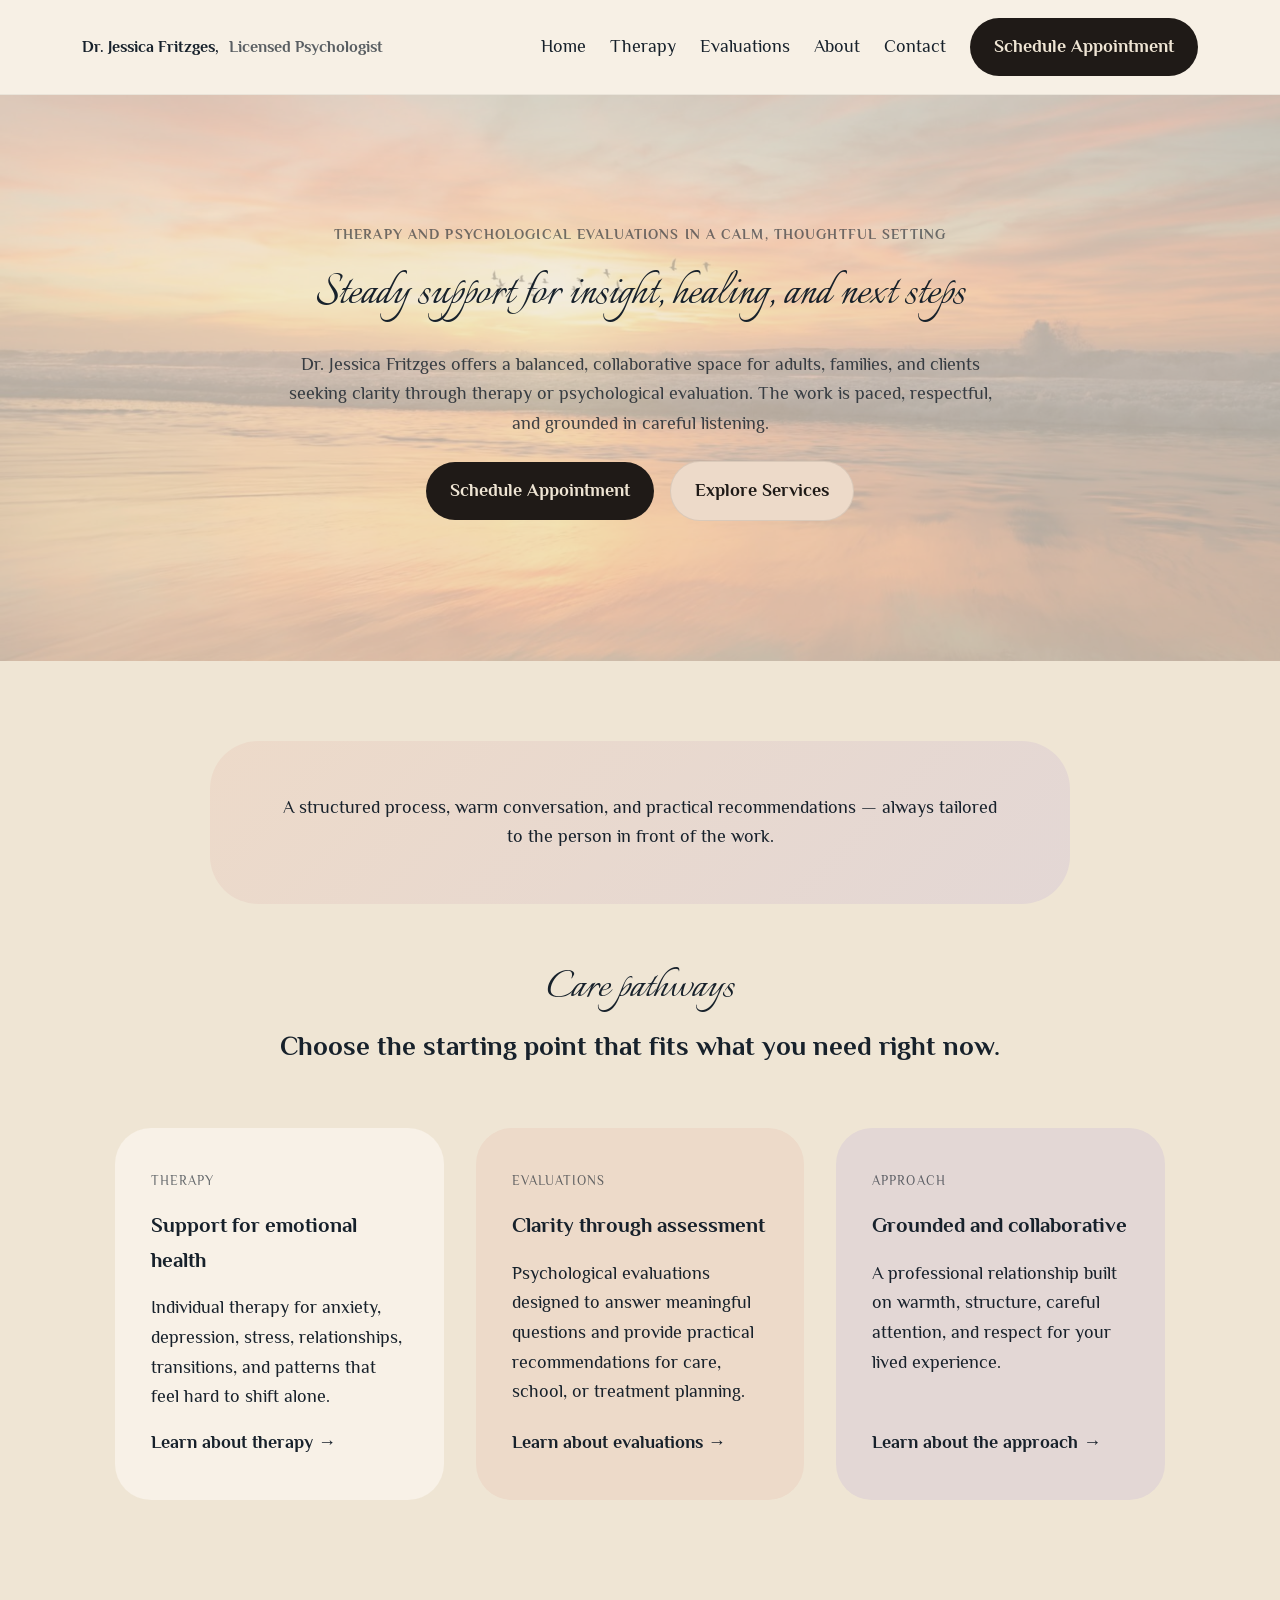
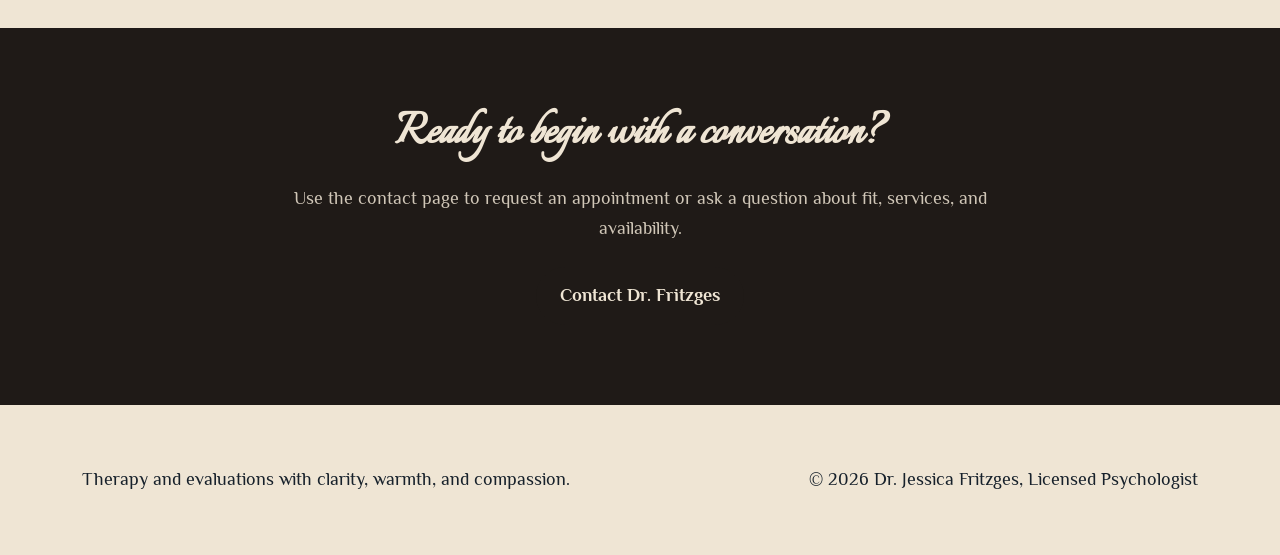
<file: index.html>
<!DOCTYPE html>
<html lang="en">
<head>
    <meta charset="UTF-8">
    <meta name="viewport" content="width=device-width, initial-scale=1.0">
    <title>Dr. Jessica Fritzges | Licensed Psychologist</title>
    <link rel="stylesheet" href="./style.css">
</head>

<body>

    <!-- Navigation -->
    <nav class="navbar">
        <div class="nav-container">

            <a href="./index.html" class="nav-logo">
                Dr. Jessica Fritzges,
                <span class="title-sub">Licensed Psychologist</span>
            </a>

            <div class="nav-links">
                <a href="./index.html" class="nav-item active">Home</a>
                <a href="./therapy.html" class="nav-item">Therapy</a>
                <a href="./evaluations.html" class="nav-item">Evaluations</a>
                <a href="./about.html" class="nav-item">About</a>
                <a href="./contact.html" class="nav-item">Contact</a>

                <a href="https://www.therapyportal.com/p/drfritzges/"
                   class="btn-primary"
                   target="_blank"
                   rel="noopener">
                    Schedule Appointment
                </a>
            </div>

        </div>
    </nav>

    <main>

        <!-- Hero -->
        <header class="hero-section">

            <div class="container hero-content">

                <h1>
                    Therapy and Psychological Evaluations in a Calm, Thoughtful Setting
                </h1>

                <p class="hero-subtitle signature-subheading">
                    Steady support for insight, healing, and next steps
                </p>

                <p class="hero-description">
                    Dr. Jessica Fritzges offers a balanced, collaborative space for adults,
                    families, and clients seeking clarity through therapy or psychological evaluation.
                    The work is paced, respectful, and grounded in careful listening.
                </p>

                <div class="hero-actions">

                    <a href="https://www.therapyportal.com/p/drfritzges/"
                       class="nav-btn"
                       target="_blank"
                       rel="noopener">
                        Schedule Appointment
                    </a>

                    <a href="#services" class="btn-secondary">
                        Explore Services
                    </a>

                </div>

            </div>

        </header>

        <!-- Philosophy -->
        <section class="philosophy-section">

            <div class="container">

                <blockquote class="philosophy-text">
                    A structured process, warm conversation, and practical recommendations —
                    always tailored to the person in front of the work.
                </blockquote>

            </div>

        </section>

        <!-- Services -->
        <section id="services" class="services-section">

            <div class="container">

                <div class="section-intro">

                    <span class="section-tag signature-subheading">
                        Care pathways
                    </span>

                    <h2>
                        Choose the starting point that fits what you need right now.
                    </h2>

                </div>

                <div class="services-grid">

                    <div class="service-card therapy-card">
                        <span class="card-label">Therapy</span>

                        <h3>Support for emotional health</h3>

                        <p>
                            Individual therapy for anxiety, depression, stress,
                            relationships, transitions, and patterns that feel
                            hard to shift alone.
                        </p>

                        <a href="./therapy.html" class="card-link">
                            Learn about therapy →
                        </a>
                    </div>

                    <div class="service-card evaluation-card">
                        <span class="card-label">Evaluations</span>

                        <h3>Clarity through assessment</h3>

                        <p>
                            Psychological evaluations designed to answer meaningful
                            questions and provide practical recommendations for care,
                            school, or treatment planning.
                        </p>

                        <a href="./evaluations.html" class="card-link">
                            Learn about evaluations →
                        </a>
                    </div>

                    <div class="service-card approach-card">
                        <span class="card-label">Approach</span>

                        <h3>Grounded and collaborative</h3>

                        <p>
                            A professional relationship built on warmth,
                            structure, careful attention, and respect for
                            your lived experience.
                        </p>

                        <a href="./about.html" class="card-link">
                            Learn about the approach →
                        </a>
                    </div>

                </div>

            </div>

        </section>

        <!-- CTA -->
        <section class="cta-section">

            <div class="container cta-content">

                <h2 class="signature-subheading">
                    Ready to begin with a conversation?
                </h2>

                <p>
                    Use the contact page to request an appointment or ask a question
                    about fit, services, and availability.
                </p>

                <a href="./contact.html" class="btn-primary-dark">
                    Contact Dr. Fritzges
                </a>

            </div>

        </section>

    </main>

    <!-- Footer -->
    <footer class="footer">

        <div class="container footer-content">

            <p class="footer-tagline">
                Therapy and evaluations with clarity, warmth, and compassion.
            </p>

            <p class="footer-copyright">
                © 2026 Dr. Jessica Fritzges, Licensed Psychologist
            </p>

        </div>

    </footer>

</body>
</html>
</file>
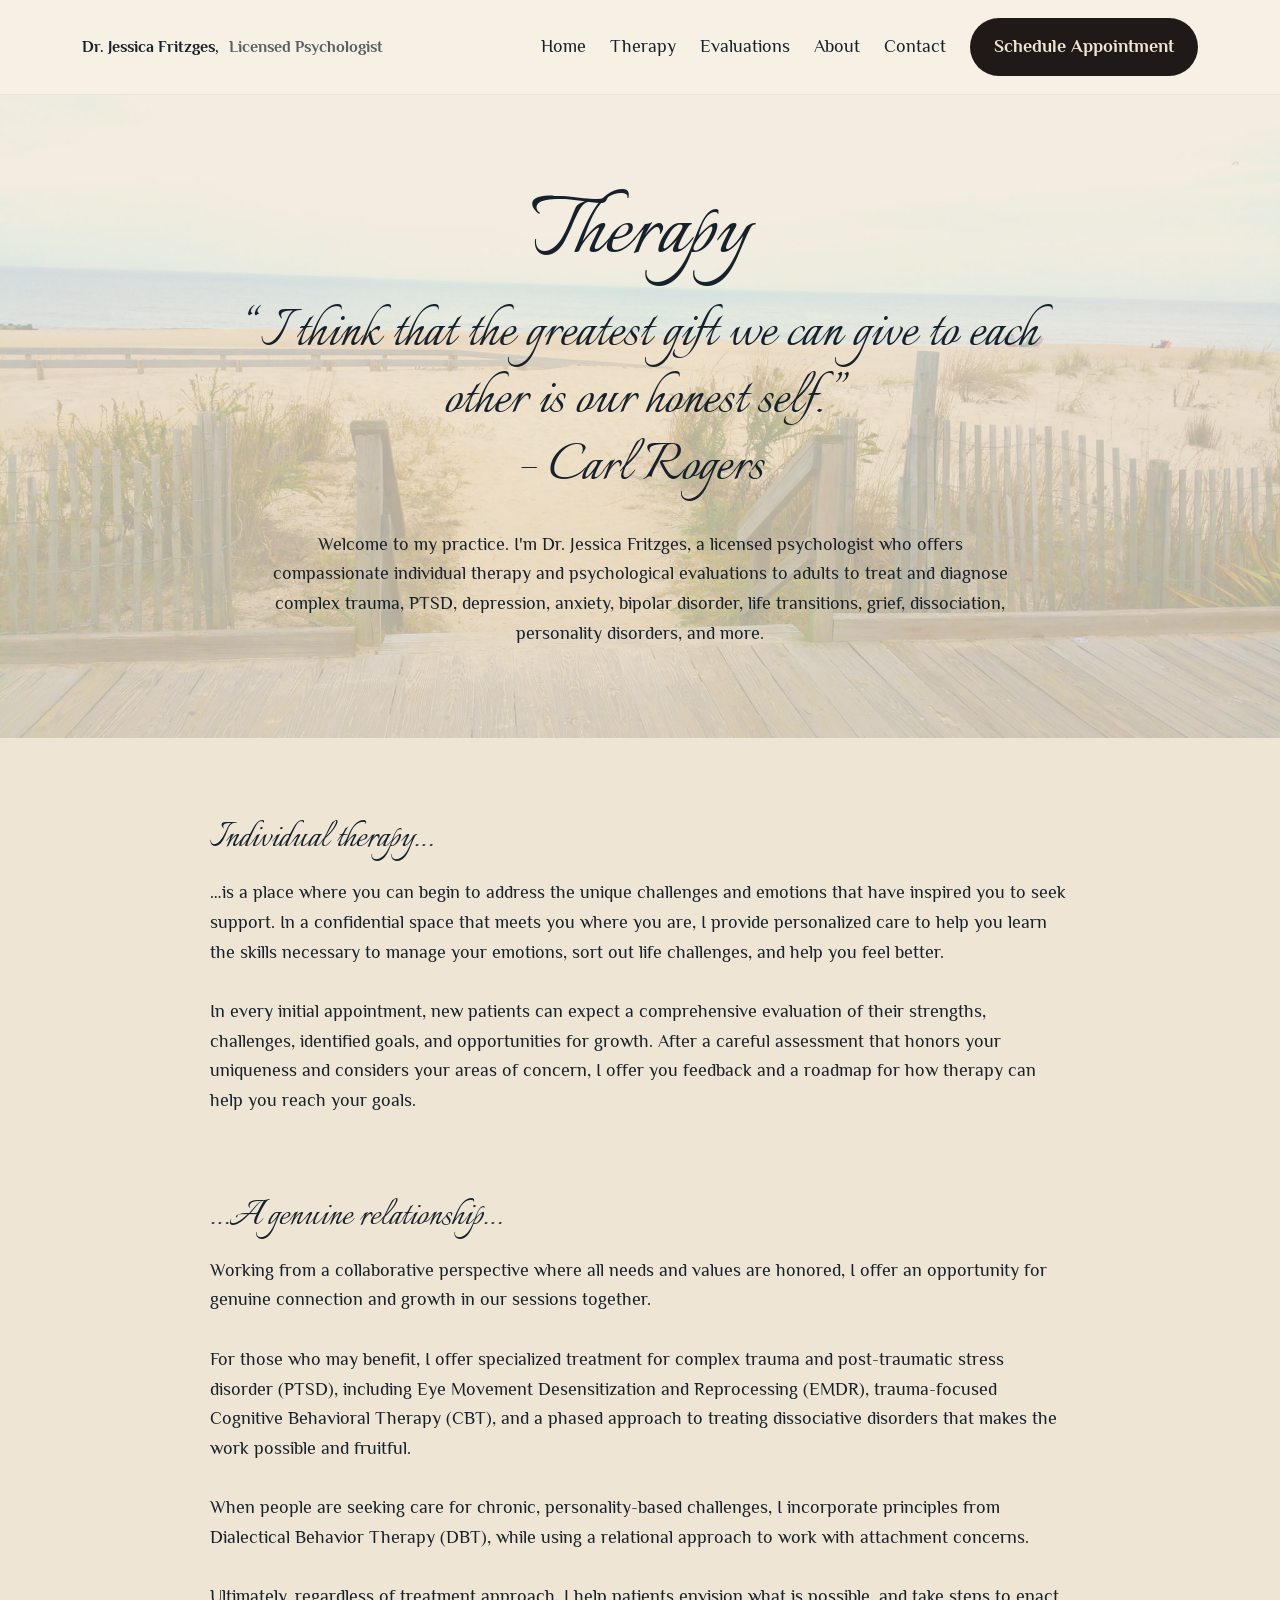
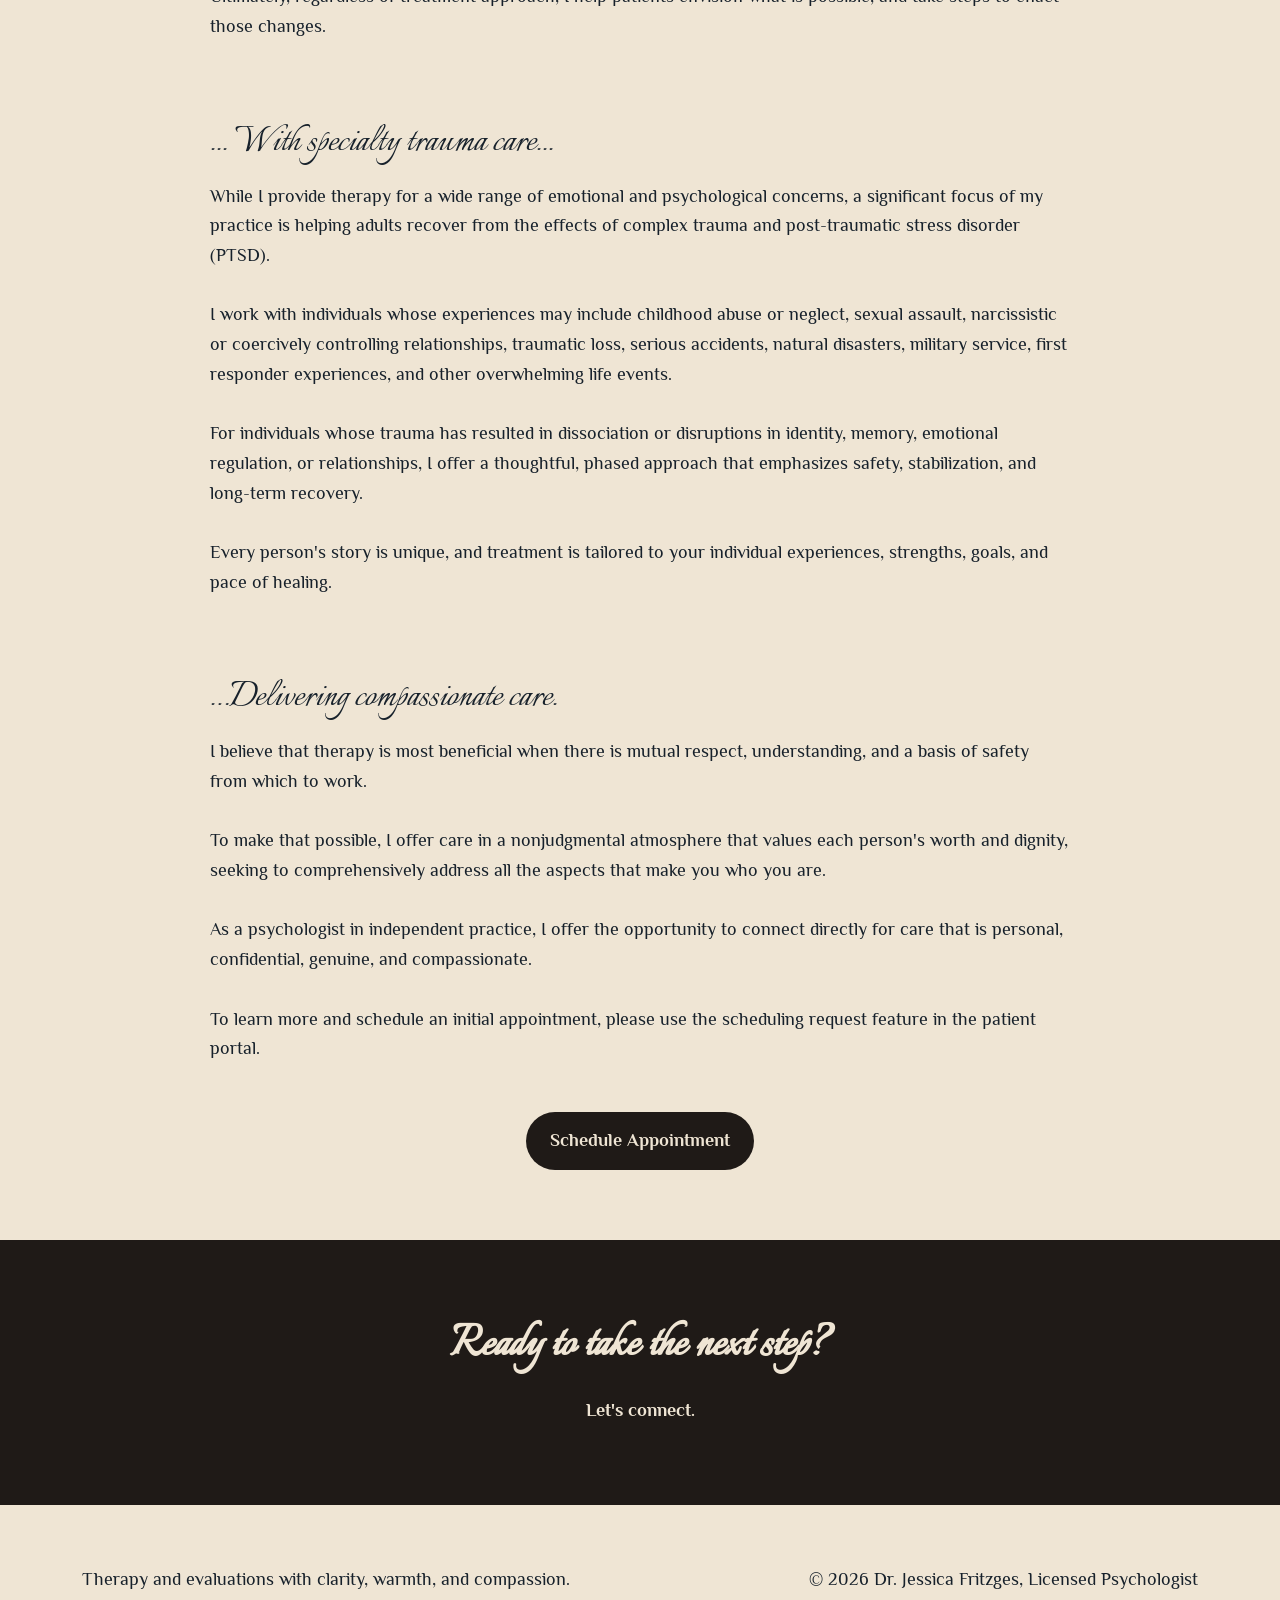
<file: therapy.html>
<!DOCTYPE html>
<html lang="en">
<head>
    <meta charset="UTF-8">
    <meta name="viewport" content="width=device-width, initial-scale=1.0">
    <title>Therapy | Dr. Jessica Fritzges</title>

    <link rel="stylesheet" href="./style.css">
</head>

<body>

<nav class="navbar">

    <div class="nav-container">

        <a href="./index.html" class="nav-logo">
            Dr. Jessica Fritzges,
            <span class="title-sub">Licensed Psychologist</span>
        </a>

        <div class="nav-links">

            <a href="./index.html" class="nav-item">Home</a>
            <a href="./therapy.html" class="nav-item active">Therapy</a>
            <a href="./evaluations.html" class="nav-item">Evaluations</a>
            <a href="./about.html" class="nav-item">About</a>
            <a href="./contact.html" class="nav-item">Contact</a>

            <a href="https://www.therapyportal.com/p/drfritzges/"
               class="btn-primary"
               target="_blank"
               rel="noopener">
                Schedule Appointment
            </a>

        </div>

    </div>

</nav>

<main>

<header class="page-hero" style="background-image:url('./assets/beachsteps1.jpg');">

    <div class="page-hero-content">

        <h1 class="page-title">Therapy</h1>

        <p class="page-quote">
            “I think that the greatest gift we can give to each other
            is our honest self.”
            <br>
            – Carl Rogers
        </p>

        <p class="page-intro">
            Welcome to my practice.

            I'm Dr. Jessica Fritzges,
            a licensed psychologist who offers compassionate
            individual therapy and psychological evaluations
            to adults to treat and diagnose complex trauma,
            PTSD, depression, anxiety, bipolar disorder,
            life transitions, grief, dissociation,
            personality disorders, and more.
        </p>

    </div>

</header>

<section class="page-content">

    <div class="page-section">

        <h2 class="page-subheading">
            Individual therapy…
        </h2>

        <p>
            …is a place where you can begin to address the unique
            challenges and emotions that have inspired you to seek support.

            In a confidential space that meets you where you are,
            I provide personalized care to help you learn the skills
            necessary to manage your emotions, sort out life challenges,
            and help you feel better.

            <br><br>

            In every initial appointment,
            new patients can expect a comprehensive evaluation
            of their strengths, challenges, identified goals,
            and opportunities for growth.

            After a careful assessment that honors your uniqueness
            and considers your areas of concern,
            I offer you feedback and a roadmap for how therapy
            can help you reach your goals.
        </p>

    </div>

    <div class="page-section">

        <h2 class="page-subheading">
            …A genuine relationship…
        </h2>

        <p>
            Working from a collaborative perspective where all
            needs and values are honored,
            I offer an opportunity for genuine connection
            and growth in our sessions together.

            <br><br>

            For those who may benefit,
            I offer specialized treatment for complex trauma
            and post-traumatic stress disorder (PTSD),
            including Eye Movement Desensitization and
            Reprocessing (EMDR),
            trauma-focused Cognitive Behavioral Therapy (CBT),
            and a phased approach to treating dissociative disorders
            that makes the work possible and fruitful.

            <br><br>

            When people are seeking care for chronic,
            personality-based challenges,
            I incorporate principles from Dialectical Behavior Therapy (DBT),
            while using a relational approach to work with attachment concerns.

            <br><br>

            Ultimately, regardless of treatment approach,
            I help patients envision what is possible,
            and take steps to enact those changes.
        </p>

    </div>

    <div class="page-section">

        <h2 class="page-subheading">
            ... With specialty trauma care...
        </h2>

        <p>
            While I provide therapy for a wide range of emotional and psychological concerns,
            a significant focus of my practice is helping adults recover from the effects of
            complex trauma and post-traumatic stress disorder (PTSD).

            <br><br>

            I work with individuals whose experiences may include childhood abuse or neglect,
            sexual assault, narcissistic or coercively controlling relationships, traumatic loss,
            serious accidents, natural disasters, military service, first responder experiences,
            and other overwhelming life events.

            <br><br>

            For individuals whose trauma has resulted in dissociation or disruptions in identity,
            memory, emotional regulation, or relationships, I offer a thoughtful, phased approach
            that emphasizes safety, stabilization, and long-term recovery.

            <br><br>

            Every person's story is unique, and treatment is tailored to your individual experiences,
            strengths, goals, and pace of healing.
        </p>

    </div>

    <div class="page-section">

        <h2 class="page-subheading">
            …Delivering compassionate care.
        </h2>

        <p>
            I believe that therapy is most beneficial when there is
            mutual respect, understanding,
            and a basis of safety from which to work.

            <br><br>

            To make that possible,
            I offer care in a nonjudgmental atmosphere
            that values each person's worth and dignity,
            seeking to comprehensively address
            all the aspects that make you who you are.

            <br><br>

            As a psychologist in independent practice,
            I offer the opportunity to connect directly
            for care that is personal,
            confidential,
            genuine,
            and compassionate.

            <br><br>

            To learn more and schedule an initial appointment,
            please use the scheduling request feature
            in the patient portal.
        </p>

        <div class="page-button">

            <a href="https://www.therapyportal.com/p/drfritzges/"
               class="btn-primary"
               target="_blank"
               rel="noopener">
                Schedule Appointment
            </a>

        </div>

    </div>

</section>

<div class="page-buffer"></div>

<section class="cta-section">

    <div class="container cta-content">

        <h2 class="signature-subheading">
            Ready to take the next step?
        </h2>

        <a href="https://www.therapyportal.com/p/drfritzges/"
           target="_blank"
           rel="noopener"
           style="font-weight:700;">
            Let's connect.
        </a>

    </div>

</section>

<footer class="footer">

    <div class="container footer-content">

        <p class="footer-tagline">
            Therapy and evaluations with clarity,
            warmth,
            and compassion.
        </p>

        <p class="footer-copyright">
            © 2026 Dr. Jessica Fritzges,
            Licensed Psychologist
        </p>

    </div>

</footer>

</main>

</body>
</html>
</file>
<file: style.css>
@import url('https://fonts.googleapis.com/css2?family=Philosopher:wght@400;700&family=Italianno&display=swap');

* {
    box-sizing: border-box;
    margin: 0;
    padding: 0;
}

:root {
    --charcoal: #1F1A17;
    --paper: #EFE5D4;

    --therapy: #f8f1e7;
    --evaluation: #eddac9;
    --approach: #e3d7d5;

    --section-pad: clamp(90px, 10vw, 170px);
}

body {
    font-family: "Philosopher", sans-serif;
    background: var(--paper);
    color: #17212B;
    font-size: 18px;
    line-height: 1.65;
    -webkit-font-smoothing: antialiased;
}

a {
    text-decoration: none;
    color: inherit;
}

/* =========================
   GLOBAL CONTAINER
========================= */

.container {
    width: 100%;
    max-width: 1180px;
    margin: 0 auto;
    padding-left: 32px;
    padding-right: 32px;
}

/* =========================
   NAVIGATION
========================= */

.navbar {
    position: sticky;
    top: 0;
    z-index: 1000;
    background: #F7F0E5;
    border-bottom: 1px solid rgba(0,0,0,.05);
}

.nav-container {
    max-width: 1180px;
    margin: 0 auto;
    padding: 18px 32px;

    display: flex;
    justify-content: space-between;
    align-items: center;
}

.nav-logo {
    display: flex;
    gap: 10px;
    align-items: center;
    font-size: 16px;
    font-weight: 700;
}

.title-sub {
    opacity: .7;
}

.nav-links {
    display: flex;
    align-items: center;
    gap: 24px;
}

.nav-item:hover {
    opacity: .7;
}

/* =========================
   HERO
========================= */

.hero-section {
    position: relative;
    background-image: url('./assets/beach.jpg');
    background-size: cover;
    background-position: center;
    padding-top: var(--section-pad);
    padding-bottom: 140px;
}

.hero-section::before {
    content: "";
    position: absolute;
    inset: 0;
    background: rgba(239,229,212,.72);
}

.hero-content {
    position: relative;
    z-index: 2;

    max-width: 900px;

    text-align: center;

    display: flex;
    flex-direction: column;
    gap: 22px;
}

.hero-content h1 {
    font-size: 14px;
    letter-spacing: .08em;
    text-transform: uppercase;
    color: rgba(23,33,43,.6);
}

.signature-subheading {
    font-family: "Italianno", cursive;
    font-size: 52px;
    line-height: 1;
}

.hero-description {
    max-width: 720px;
    margin: 0 auto;
    color: rgba(23,33,43,.82);
}

.hero-actions {
    display: flex;
    justify-content: center;
    align-items: center;
    gap: 16px;
}

.hero-subtitle {
    margin-bottom: 8px;
}

/* =========================
   BUTTONS
========================= */

.nav-btn,
.btn-primary,
.btn-primary-dark {
    background: var(--charcoal);
    color: var(--paper);
    font-weight: 700;

    padding: 14px 24px;
    border-radius: 999px;

    display: inline-block;
    text-align: center;
}

.btn-secondary {
    background: var(--evaluation);
    color: var(--charcoal);

    font-weight: 700;
    padding: 14px 24px;

    border-radius: 999px;
    border: 1px solid rgba(0,0,0,.08);
}

.nav-btn,
.btn-primary {
    min-width: 220px;
}

/* =========================
   PHILOSOPHY
========================= */

.philosophy-section {
    padding-top: 80px;
}

.philosophy-text {
    max-width: 860px;

    margin: 0 auto;

    padding: 52px 64px;

    border-radius: 48px;

    text-align: center;

    background: linear-gradient(
        135deg,
        var(--evaluation),
        var(--approach)
    );
}

/* =========================
   SERVICES
========================= */

.services-section {
    padding: 60px 0 var(--section-pad);
}

.section-intro {
    text-align: center;
    max-width: 760px;
    margin: 0 auto 60px auto;
}

.section-tag {
    display: block;
    margin-bottom: 12px;

    font-family: "Italianno", cursive;
    font-size: 48px;
}

.services-grid {
    display: grid;

    grid-template-columns: repeat(3, 1fr);

    gap: 32px;

    max-width: 1050px;
    margin: 0 auto;
}

.service-card {
    padding: 42px 36px;
    border-radius: 36px;

    display: flex;
    flex-direction: column;
    gap: 16px;
}

.therapy-card {
    background: var(--therapy);
}

.evaluation-card {
    background: var(--evaluation);
}

.approach-card {
    background: var(--approach);
}

.card-label {
    font-size: 13px;
    letter-spacing: .08em;
    text-transform: uppercase;
    opacity: .65;
}

.card-link {
    font-weight: 700;
    margin-top: auto;
}

/* =========================
   CTA
========================= */

.cta-section {
    background: var(--charcoal);
    color: var(--paper);

    text-align: center;

    padding: 80px 0;
}

.cta-content {
    display: flex;
    flex-direction: column;
    gap: 24px;

    align-items: center;
}

.cta-section p {
    max-width: 720px;
    opacity: .85;
}

/* =========================
   FOOTER
========================= */

.footer {
    padding: 60px 0;
}

.footer-content {
    display: flex;
    justify-content: space-between;
    align-items: center;
}

/* =========================
   MOBILE
========================= */

@media (max-width: 900px) {

    .services-grid {
        grid-template-columns: 1fr;
        max-width: 700px;
    }

    .hero-actions {
        flex-direction: column;
    }
}

@media (max-width: 768px) {

    .nav-container {
        flex-direction: column;
        gap: 14px;
    }

    .nav-links {
        flex-wrap: wrap;
        justify-content: center;
        gap: 12px;
    }

    .hero-content {
        padding: 0 8px;
    }

    .nav-btn,
    .btn-primary,
    .btn-secondary {
        width: 100%;
        max-width: 320px;
    }

    .philosophy-text {
        padding: 32px 20px;
        border-radius: 32px;
    }

    .footer-content {
        flex-direction: column;
        gap: 14px;
        text-align: center;
    }

    .container {
        padding-left: 20px;
        padding-right: 20px;
    }
}

/* =========================
   INTERIOR PAGE TEMPLATE
   (Therapy, Evaluations, About)
========================= */

.page-hero {
    position: relative;
    background-size: cover;
    background-position: center;
    min-height: 520px;
    display: flex;
    align-items: center;
    justify-content: center;
}

.page-hero::before {
    content: "";
    position: absolute;
    inset: 0;
    background: rgba(239,229,212,.72);
}

.page-hero-content {
    position: relative;
    z-index: 2;
    max-width: 900px;
    margin: 0 auto;
    padding: 90px 32px;
    text-align: center;
}

.page-title {
    font-family: "Italianno", cursive;
    font-weight: 400;
    font-size: clamp(84px, 8vw, 108px);
    line-height: .95;
    text-transform: none;
    letter-spacing: 0;
    margin-bottom: 18px;
}

.page-quote {
    font-family: "Italianno", cursive;
    font-weight: 400;
    font-size: clamp(52px, 5vw, 72px);
    line-height: 1.05;
    max-width: 900px;
    margin: 0 auto 28px;
}

.page-intro {
    max-width: 760px;
    margin: 0 auto;
}

.page-section {
    max-width: 860px;
    margin: 80px auto 0;
}

.page-section-right {
    max-width: 860px;
    margin: 80px 0 0 18%;
}

.page-subheading {
    font-family: "Italianno", cursive;
    font-weight: 400;
    font-size: 42px;
    line-height: 1;
    margin-bottom: 18px;
}

.page-button {
    text-align: center;
    margin-top: 48px;
}

.page-buffer {
    height: 70px;
}
</file>
